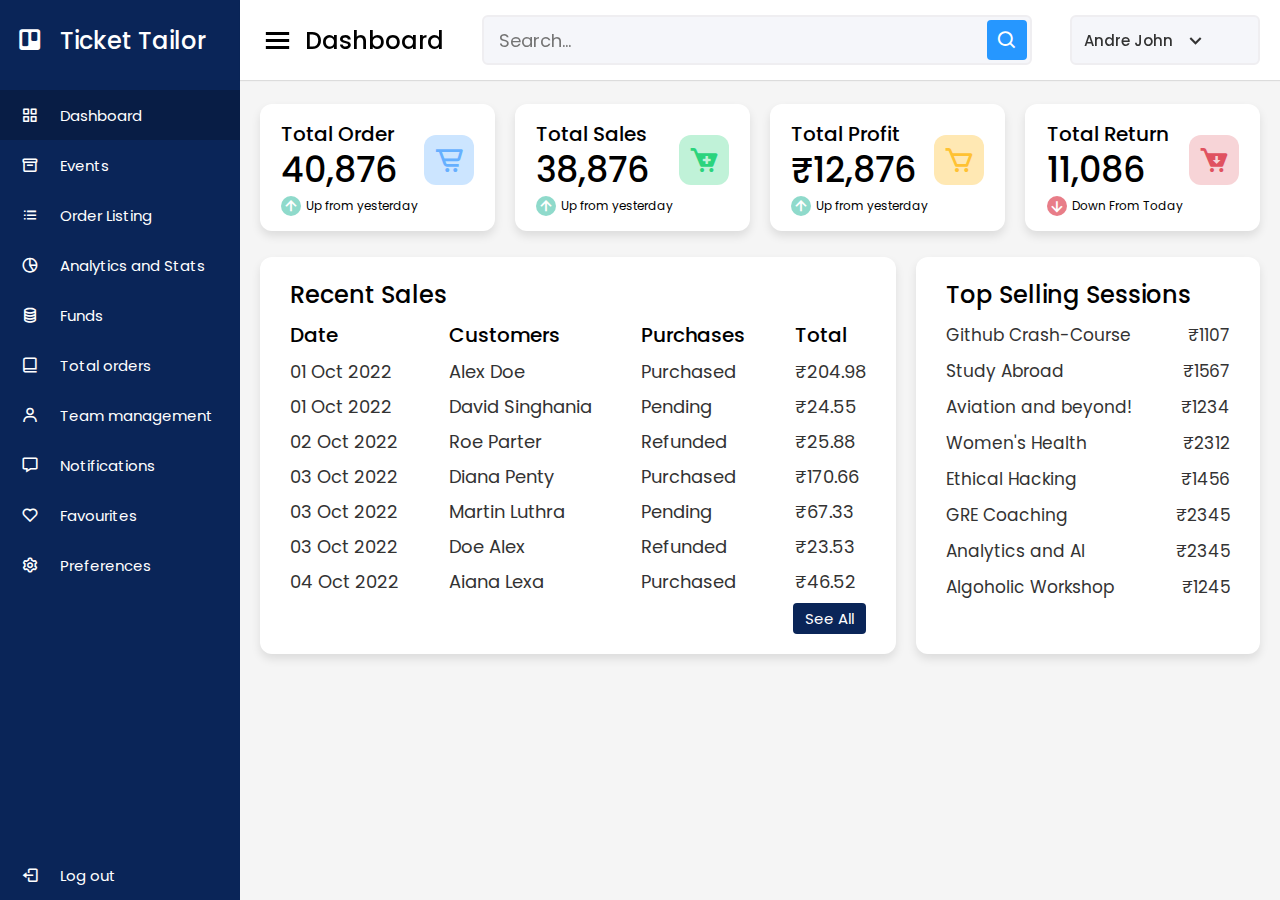
<file: src/dashboard.html>
<!DOCTYPE html>
<!-- Designined by CodingLab | www.youtube.com/codinglabyt -->
<html lang="en" dir="ltr">
  <head>
    <meta charset="UTF-8">
    <!--<title> Responsiive Admin Dashboard | CodingLab </title>-->
    <link rel="stylesheet" href="dashboard.css">
    <!-- Boxicons CDN Link -->
    <link href='https://unpkg.com/boxicons@2.0.7/css/boxicons.min.css' rel='stylesheet'>
     <meta name="viewport" content="width=device-width, initial-scale=1.0">
   </head>
<body>
  <div class="sidebar">
    <div class="logo-details">
      <i class='bx bxl-trello'></i>
      <span class="logo_name">Ticket Tailor</span>
    </div>
      <ul class="nav-links">
        <li>
          <a href="#" class="active">
            <i class='bx bx-grid-alt' ></i>
            <span class="links_name">Dashboard</span>
          </a>
        </li>
        <li>
          <a href="#">
            <i class='bx bx-box' ></i>
            <span class="links_name">Events</span>
          </a>
        </li>
        <li>
          <a href="#">
            <i class='bx bx-list-ul' ></i>
            <span class="links_name">Order Listing</span>
          </a>
        </li>
        <li>
          <a href="#">
            <i class='bx bx-pie-chart-alt-2' ></i>
            <span class="links_name">Analytics and Stats</span>
          </a>
        </li>
        <li>
          <a href="#">
            <i class='bx bx-coin-stack' ></i>
            <span class="links_name">Funds</span>
          </a>
        </li>
        <li>
          <a href="#">
            <i class='bx bx-book-alt' ></i>
            <span class="links_name">Total orders</span>
          </a>
        </li>
        <li>
          <a href="#">
            <i class='bx bx-user' ></i>
            <span class="links_name">Team management</span>
          </a>
        </li>
        <li>
          <a href="#">
            <i class='bx bx-message' ></i>
            <span class="links_name">Notifications</span>
          </a>
        </li>
        <li>
          <a href="#">
            <i class='bx bx-heart' ></i>
            <span class="links_name">Favourites</span>
          </a>
        </li>
        <li>
          <a href="#">
            <i class='bx bx-cog' ></i>
            <span class="links_name">Preferences</span>
          </a>
        </li>
        <li class="log_out">
          <a href="#">
            <i class='bx bx-log-out'></i>
            <span class="links_name">Log out</span>
          </a>
        </li>
      </ul>
  </div>
  <section class="home-section">
    <nav>
      <div class="sidebar-button">
        <i class='bx bx-menu sidebarBtn'></i>
        <span class="dashboard">Dashboard</span>
      </div>
      <div class="search-box">
        <input type="text" placeholder="Search...">
        <i class='bx bx-search' ></i>
      </div>
      <div class="profile-details">
        <!--<img src="images/profile.jpg" alt="">-->
        <span class="admin_name">Andre John</span>
        <i class='bx bx-chevron-down' ></i>
      </div>
    </nav>

    <div class="home-content">
      <div class="overview-boxes">
        <div class="box">
          <div class="right-side">
            <div class="box-topic">Total Order</div>
            <div class="number">40,876</div>
            <div class="indicator">
              <i class='bx bx-up-arrow-alt'></i>
              <span class="text">Up from yesterday</span>
            </div>
          </div>
          <i class='bx bx-cart-alt cart'></i>
        </div>
        <div class="box">
          <div class="right-side">
            <div class="box-topic">Total Sales</div>
            <div class="number">38,876</div>
            <div class="indicator">
              <i class='bx bx-up-arrow-alt'></i>
              <span class="text">Up from yesterday</span>
            </div>
          </div>
          <i class='bx bxs-cart-add cart two' ></i>
        </div>
        <div class="box">
          <div class="right-side">
            <div class="box-topic">Total Profit</div>
            <div class="number">₹12,876</div>
            <div class="indicator">
              <i class='bx bx-up-arrow-alt'></i>
              <span class="text">Up from yesterday</span>
            </div>
          </div>
          <i class='bx bx-cart cart three' ></i>
        </div>
        <div class="box">
          <div class="right-side">
            <div class="box-topic">Total Return</div>
            <div class="number">11,086</div>
            <div class="indicator">
              <i class='bx bx-down-arrow-alt down'></i>
              <span class="text">Down From Today</span>
            </div>
          </div>
          <i class='bx bxs-cart-download cart four' ></i>
        </div>
      </div>

      <div class="sales-boxes">
        <div class="recent-sales box">
          <div class="title">Recent Sales</div>
          <div class="sales-details">
            <ul class="details">
              <li class="topic">Date</li>
              <li><a href="#">01 Oct 2022</a></li>
              <li><a href="#">01 Oct 2022</a></li>
              <li><a href="#">02 Oct 2022</a></li>
              <li><a href="#">03 Oct 2022</a></li>
              <li><a href="#">03 Oct 2022</a></li>
              <li><a href="#">03 Oct 2022</a></li>
              <li><a href="#">04 Oct 2022</a></li>
            </ul>
            <ul class="details">
            <li class="topic">Customers</li>
            <li><a href="#">Alex Doe</a></li>
            <li><a href="#">David Singhania</a></li>
            <li><a href="#">Roe Parter</a></li>
            <li><a href="#">Diana Penty</a></li>
            <li><a href="#">Martin Luthra</a></li>
            <li><a href="#">Doe Alex</a></li>
            <li><a href="#">Aiana Lexa</a></li>
          </ul>
          <ul class="details">
            <li class="topic">Purchases</li>
            <li><a href="#">Purchased</a></li>
            <li><a href="#">Pending</a></li>
            <li><a href="#">Refunded</a></li>
            <li><a href="#">Purchased</a></li>
            <li><a href="#">Pending</a></li>
            <li><a href="#">Refunded</a></li>
            <li><a href="#">Purchased</a></li>
          </ul>
          <ul class="details">
            <li class="topic">Total</li>
            <li><a href="#">₹204.98</a></li>
            <li><a href="#">₹24.55</a></li>
            <li><a href="#">₹25.88</a></li>
            <li><a href="#">₹170.66</a></li>
            <li><a href="#">₹67.33</a></li>
             <li><a href="#">₹23.53</a></li>
             <li><a href="#">₹46.52</a></li>
          </ul>
          </div>
          <div class="button">
            <a href="#">See All</a>
          </div>
        </div>
        <div class="top-sales box">
          <div class="title">Top Selling Sessions</div>
          <ul class="top-sales-details">
            <li>
            <a href="#">
              <!--<img src="images/github.jpg" alt="">-->
              <span class="product">Github Crash-Course</span>
            </a>
            <span class="price">₹1107</span>
          </li>
          <li>
            <a href="#">
               <!--<img src="images/jeans.jpg" alt="">-->
              <span class="product">Study Abroad</span>
            </a>
            <span class="price">₹1567</span>
          </li>
          <li>
            <a href="#">
             <!-- <img src="images/nike.jpg" alt="">-->
              <span class="product">Aviation and beyond!</span>
            </a>
            <span class="price">₹1234</span>
          </li>
          <li>
            <a href="#">
              <!--<img src="images/scarves.jpg" alt="">-->
              <span class="product">Women's Health</span>
            </a>
            <span class="price">₹2312</span>
          </li>
          <li>
            <a href="#">
              <!--<img src="images/blueBag.jpg" alt="">-->
              <span class="product">Ethical Hacking</span>
            </a>
            <span class="price">₹1456</span>
          </li>
          <li>
            <a href="#">
              <!--<img src="images/bag.jpg" alt="">-->
              <span class="product">GRE Coaching</span>
            </a>
            <span class="price">₹2345</span>
          <li>
            <a href="#">
              <!--<img src="images/addidas.jpg" alt="">-->
              <span class="product">Analytics and AI</span>
            </a>
            <span class="price">₹2345</span>
          </li>
<li>
            <a href="#">
             <!--<img src="images/shirt.jpg" alt="">-->
              <span class="product">Algoholic Workshop</span>
            </a>
            <span class="price">₹1245</span>
          </li>
          </ul>
        </div>
      </div>
    </div>
  </section>

  <script>
   let sidebar = document.querySelector(".sidebar");
let sidebarBtn = document.querySelector(".sidebarBtn");
sidebarBtn.onclick = function() {
  sidebar.classList.toggle("active");
  if(sidebar.classList.contains("active")){
  sidebarBtn.classList.replace("bx-menu" ,"bx-menu-alt-right");
}else
  sidebarBtn.classList.replace("bx-menu-alt-right", "bx-menu");
}
 </script>

</body>
</html>
</file>
<file: src/dashboard.css>
/* Googlefont Poppins CDN Link */
@import url('https://fonts.googleapis.com/css2?family=Poppins:wght@200;300;400;500;600;700&display=swap');
*{
  margin: 0;
  padding: 0;
  box-sizing: border-box;
  font-family: 'Poppins', sans-serif;
}
.sidebar{
  position: fixed;
  height: 100%;
  width: 240px;
  background: #0A2558;
  transition: all 0.5s ease;
}
.sidebar.active{
  width: 60px;
}
.sidebar .logo-details{
  height: 80px;
  display: flex;
  align-items: center;
}
.sidebar .logo-details i{
  font-size: 28px;
  font-weight: 500;
  color: #fff;
  min-width: 60px;
  text-align: center
}
.sidebar .logo-details .logo_name{
  color: #fff;
  font-size: 24px;
  font-weight: 500;
}
.sidebar .nav-links{
  margin-top: 10px;
}
.sidebar .nav-links li{
  position: relative;
  list-style: none;
  height: 50px;
}
.sidebar .nav-links li a{
  height: 100%;
  width: 100%;
  display: flex;
  align-items: center;
  text-decoration: none;
  transition: all 0.4s ease;
}
.sidebar .nav-links li a.active{
  background: #081D45;
}
.sidebar .nav-links li a:hover{
  background: #081D45;
}
.sidebar .nav-links li i{
  min-width: 60px;
  text-align: center;
  font-size: 18px;
  color: #fff;
}
.sidebar .nav-links li a .links_name{
  color: #fff;
  font-size: 15px;
  font-weight: 400;
  white-space: nowrap;
}
.sidebar .nav-links .log_out{
  position: absolute;
  bottom: 0;
  width: 100%;
}
.home-section{
  position: relative;
  background: #f5f5f5;
  min-height: 100vh;
  width: calc(100% - 240px);
  left: 240px;
  transition: all 0.5s ease;
}
.sidebar.active ~ .home-section{
  width: calc(100% - 60px);
  left: 60px;
}
.home-section nav{
  display: flex;
  justify-content: space-between;
  height: 80px;
  background: #fff;
  display: flex;
  align-items: center;
  position: fixed;
  width: calc(100% - 240px);
  left: 240px;
  z-index: 100;
  padding: 0 20px;
  box-shadow: 0 1px 1px rgba(0, 0, 0, 0.1);
  transition: all 0.5s ease;
}
.sidebar.active ~ .home-section nav{
  left: 60px;
  width: calc(100% - 60px);
}
.home-section nav .sidebar-button{
  display: flex;
  align-items: center;
  font-size: 24px;
  font-weight: 500;
}
nav .sidebar-button i{
  font-size: 35px;
  margin-right: 10px;
}
.home-section nav .search-box{
  position: relative;
  height: 50px;
  max-width: 550px;
  width: 100%;
  margin: 0 20px;
}
nav .search-box input{
  height: 100%;
  width: 100%;
  outline: none;
  background: #F5F6FA;
  border: 2px solid #EFEEF1;
  border-radius: 6px;
  font-size: 18px;
  padding: 0 15px;
}
nav .search-box .bx-search{
  position: absolute;
  height: 40px;
  width: 40px;
  background: #2697FF;
  right: 5px;
  top: 50%;
  transform: translateY(-50%);
  border-radius: 4px;
  line-height: 40px;
  text-align: center;
  color: #fff;
  font-size: 22px;
  transition: all 0.4 ease;
}
.home-section nav .profile-details{
  display: flex;
  align-items: center;
  background: #F5F6FA;
  border: 2px solid #EFEEF1;
  border-radius: 6px;
  height: 50px;
  min-width: 190px;
  padding: 0 15px 0 2px;
}
nav .profile-details img{
  height: 40px;
  width: 40px;
  border-radius: 6px;
  object-fit: cover;
}
nav .profile-details .admin_name{
  font-size: 15px;
  font-weight: 500;
  color: #333;
  margin: 0 10px;
  white-space: nowrap;
}
nav .profile-details i{
  font-size: 25px;
  color: #333;
}
.home-section .home-content{
  position: relative;
  padding-top: 104px;
}
.home-content .overview-boxes{
  display: flex;
  align-items: center;
  justify-content: space-between;
  flex-wrap: wrap;
  padding: 0 20px;
  margin-bottom: 26px;
}
.overview-boxes .box{
  display: flex;
  align-items: center;
  justify-content: center;
  width: calc(100% / 4 - 15px);
  background: #fff;
  padding: 15px 14px;
  border-radius: 12px;
  box-shadow: 0 5px 10px rgba(0,0,0,0.1);
}
.overview-boxes .box-topic{
  font-size: 20px;
  font-weight: 500;
}
.home-content .box .number{
  display: inline-block;
  font-size: 35px;
  margin-top: -6px;
  font-weight: 500;
}
.home-content .box .indicator{
  display: flex;
  align-items: center;
}
.home-content .box .indicator i{
  height: 20px;
  width: 20px;
  background: #8FDACB;
  line-height: 20px;
  text-align: center;
  border-radius: 50%;
  color: #fff;
  font-size: 20px;
  margin-right: 5px;
}
.box .indicator i.down{
  background: #e87d88;
}
.home-content .box .indicator .text{
  font-size: 12px;
}
.home-content .box .cart{
  display: inline-block;
  font-size: 32px;
  height: 50px;
  width: 50px;
  background: #cce5ff;
  line-height: 50px;
  text-align: center;
  color: #66b0ff;
  border-radius: 12px;
  margin: -15px 0 0 6px;
}
.home-content .box .cart.two{
   color: #2BD47D;
   background: #C0F2D8;
 }
.home-content .box .cart.three{
   color: #ffc233;
   background: #ffe8b3;
 }
.home-content .box .cart.four{
   color: #e05260;
   background: #f7d4d7;
 }
.home-content .total-order{
  font-size: 20px;
  font-weight: 500;
}
.home-content .sales-boxes{
  display: flex;
  justify-content: space-between;
  /* padding: 0 20px; */
}

/* left box */
.home-content .sales-boxes .recent-sales{
  width: 65%;
  background: #fff;
  padding: 20px 30px;
  margin: 0 20px;
  border-radius: 12px;
  box-shadow: 0 5px 10px rgba(0, 0, 0, 0.1);
}
.home-content .sales-boxes .sales-details{
  display: flex;
  align-items: center;
  justify-content: space-between;
}
.sales-boxes .box .title{
  font-size: 24px;
  font-weight: 500;
  /* margin-bottom: 10px; */
}
.sales-boxes .sales-details li.topic{
  font-size: 20px;
  font-weight: 500;
}
.sales-boxes .sales-details li{
  list-style: none;
  margin: 8px 0;
}
.sales-boxes .sales-details li a{
  font-size: 18px;
  color: #333;
  font-size: 400;
  text-decoration: none;
}
.sales-boxes .box .button{
  width: 100%;
  display: flex;
  justify-content: flex-end;
}
.sales-boxes .box .button a{
  color: #fff;
  background: #0A2558;
  padding: 4px 12px;
  font-size: 15px;
  font-weight: 400;
  border-radius: 4px;
  text-decoration: none;
  transition: all 0.3s ease;
}
.sales-boxes .box .button a:hover{
  background:  #0d3073;
}

/* Right box */
.home-content .sales-boxes .top-sales{
  width: 35%;
  background: #fff;
  padding: 20px 30px;
  margin: 0 20px 0 0;
  border-radius: 12px;
  box-shadow: 0 5px 10px rgba(0, 0, 0, 0.1);
}
.sales-boxes .top-sales li{
  display: flex;
  align-items: center;
  justify-content: space-between;
  margin: 10px 0;
}
.sales-boxes .top-sales li a img{
  height: 40px;
  width: 40px;
  object-fit: cover;
  border-radius: 12px;
  margin-right: 10px;
  background: #333;
}
.sales-boxes .top-sales li a{
  display: flex;
  align-items: center;
  text-decoration: none;
}
.sales-boxes .top-sales li .product,
.price{
  font-size: 17px;
  font-weight: 400;
  color: #333;
}
/* Responsive Media Query */
@media (max-width: 1240px) {
  .sidebar{
    width: 60px;
  }
  .sidebar.active{
    width: 220px;
  }
  .home-section{
    width: calc(100% - 60px);
    left: 60px;
  }
  .sidebar.active ~ .home-section{
    /* width: calc(100% - 220px); */
    overflow: hidden;
    left: 220px;
  }
  .home-section nav{
    width: calc(100% - 60px);
    left: 60px;
  }
  .sidebar.active ~ .home-section nav{
    width: calc(100% - 220px);
    left: 220px;
  }
}
@media (max-width: 1150px) {
  .home-content .sales-boxes{
    flex-direction: column;
  }
  .home-content .sales-boxes .box{
    width: 100%;
    overflow-x: scroll;
    margin-bottom: 30px;
  }
  .home-content .sales-boxes .top-sales{
    margin: 0;
  }
}
@media (max-width: 1000px) {
  .overview-boxes .box{
    width: calc(100% / 2 - 15px);
    margin-bottom: 15px;
  }
}
@media (max-width: 700px) {
  nav .sidebar-button .dashboard,
  nav .profile-details .admin_name,
  nav .profile-details i{
    display: none;
  }
  .home-section nav .profile-details{
    height: 50px;
    min-width: 40px;
  }
  .home-content .sales-boxes .sales-details{
    width: 560px;
  }
}
@media (max-width: 550px) {
  .overview-boxes .box{
    width: 100%;
    margin-bottom: 15px;
  }
  .sidebar.active ~ .home-section nav .profile-details{
    display: none;
  }
}
  @media (max-width: 400px) {
  .sidebar{
    width: 0;
  }
  .sidebar.active{
    width: 60px;
  }
  .home-section{
    width: 100%;
    left: 0;
  }
  .sidebar.active ~ .home-section{
    left: 60px;
    width: calc(100% - 60px);
  }
  .home-section nav{
    width: 100%;
    left: 0;
  }
  .sidebar.active ~ .home-section nav{
    left: 60px;
    width: calc(100% - 60px);
  }
}
</file>
